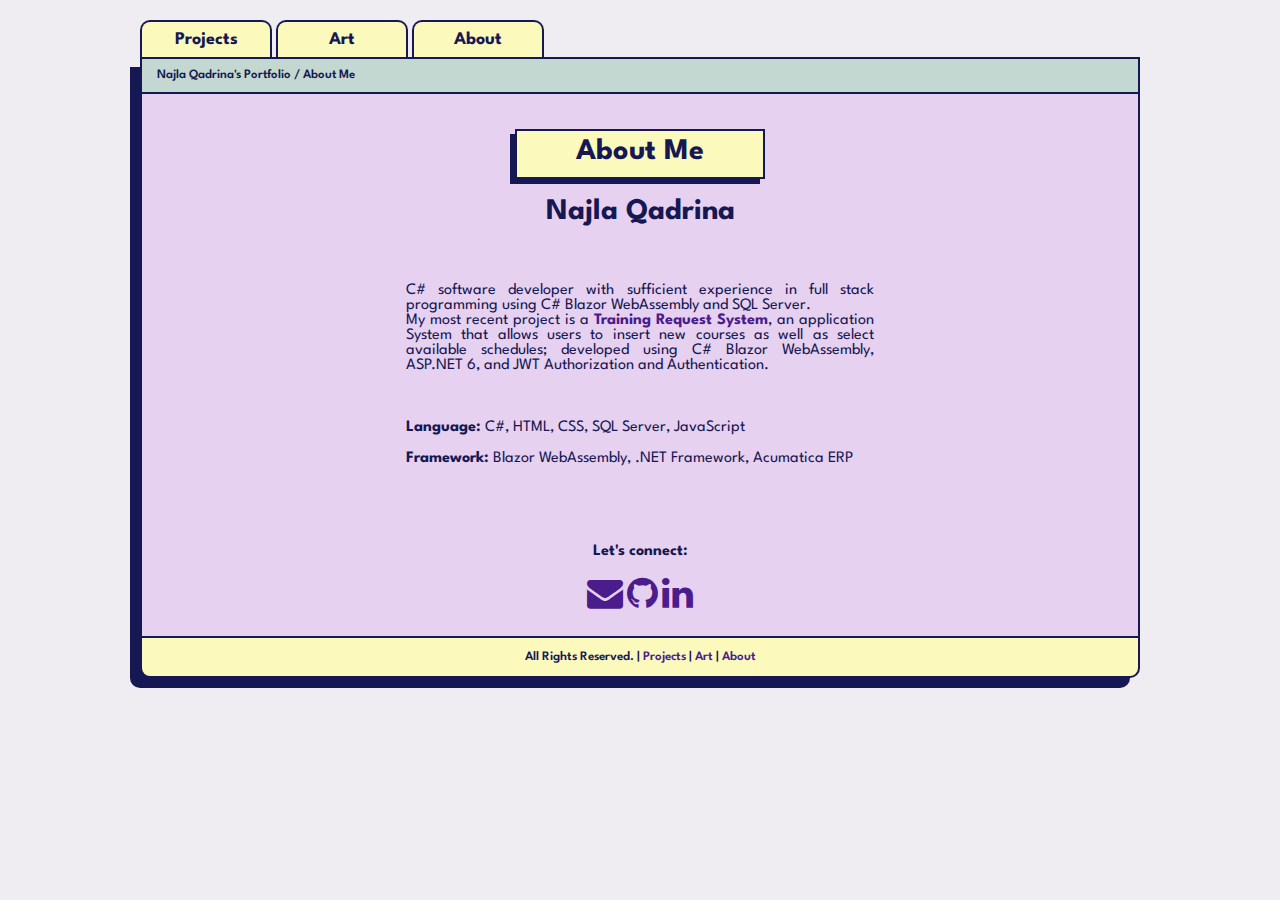
<file: about.html>
<!DOCTYPE html>
<html lang="en">
  <head>
    <meta charset="utf-8" />
    <meta name="viewport" content="width=device-width, initial-scale=1.0" />
    <meta name="keywords" content="Software Developer, Najla Qadrina, Najla Qadrina Humaira Wijaya, Software Development Projects, Coding Projects, Software Engineer, ASP.NET 6, C#, Blazor, Freelance Illustrator, Web API">
    <link href="css/style-project.css" rel="stylesheet" type="text/css">
    <link rel="icon" type="image/x-icon" href="images/favicon.ico">
    <title>Najla Qadrina's Portfolio | About</title>
    
    <!-- FONT SPARTAN -->
    <link rel="preconnect" href="https://fonts.googleapis.com">
<link rel="preconnect" href="https://fonts.gstatic.com" crossorigin>
<link href="https://fonts.googleapis.com/css2?family=Spartan:wght@500;800&display=swap" rel="stylesheet">
    <link rel="stylesheet" href="https://cdnjs.cloudflare.com/ajax/libs/font-awesome/4.7.0/css/font-awesome.min.css">
    
    <!-- FONT PIXEL -->
    <link rel="preconnect" href="https://fonts.googleapis.com">
<link rel="preconnect" href="https://fonts.gstatic.com" crossorigin>
<link href="https://fonts.googleapis.com/css2?family=VT323&display=swap" rel="stylesheet">
    
  </head>
  
  <body class="content" onload="printConsole()">
    <script>
      function printConsole() {
        var contact = document.getElementById("contact");
        console.log(contact.innerHTML);
      }
    </script>
    
<!-- CONTENT -->
    <main>
      <div class="wrapper">
        <a href="index.html"><p class="tab"><b>Projects</b></p></a>
        <!--<a href="projects.html"><p class="tab"><b>Projects</b></p></a>-->
        <a href="illustrations.html"><p class="tab"><b>Art</b></p></a>
        <a href="#"><p class="tab"><b>About</b></p></a>

        <div class="ribbon">  
            <div class="intro">Najla Qadrina's Portfolio / About Me</div>
        </div>
        
        <div class="real-content">
            <h2 class="box-2" id="projects">About Me</h2>
            <h2>Najla Qadrina</h2>

            <div class="bio">
            <p>     C# software developer with sufficient experience in full stack programming using C# Blazor WebAssembly and SQL Server. <br />
                   My most recent project is a <b><a href="https://github.com/qadrina/Training_Request_System">Training Request System</a></b>, an application System that allows 
              users to insert new courses as well as select available schedules; developed using C# Blazor WebAssembly, ASP.NET 6, and JWT Authorization and Authentication. <br />
                   </p>
                <br>
                <p><b>Language:</b> C#, HTML, CSS, SQL Server, JavaScript</p>
                <p><b>Framework:</b> Blazor WebAssembly, .NET Framework, Acumatica ERP</p>
            </div>
            <br>
          
          <div id="contact" class="center">
            <br><p><b>Let's connect:</b></p>
            <a href="mailto:najlawijaya@gmail.com" target="_blank"><i class="fa fa-envelope large"></i></a> 
            <a href="https://github.com/qadrina" target="_blank"><i class="fa fa-github large"></i></a>
            <a href="https://linkedin.com/in/najlaqadrina/" target="_blank"><i class="fa fa-linkedin large"></i></a>
        </div>
          <br>
          
        </div>
        
        <div class="footer">
          <p class="center">All Rights Reserved. | <a href="index.html">Projects</a> | <a href="illustrations.html">Art</a> | <a href="about.html">About</a></p>
        </div>
      </div>
    </main>
    
  </body>
</html>
</file>
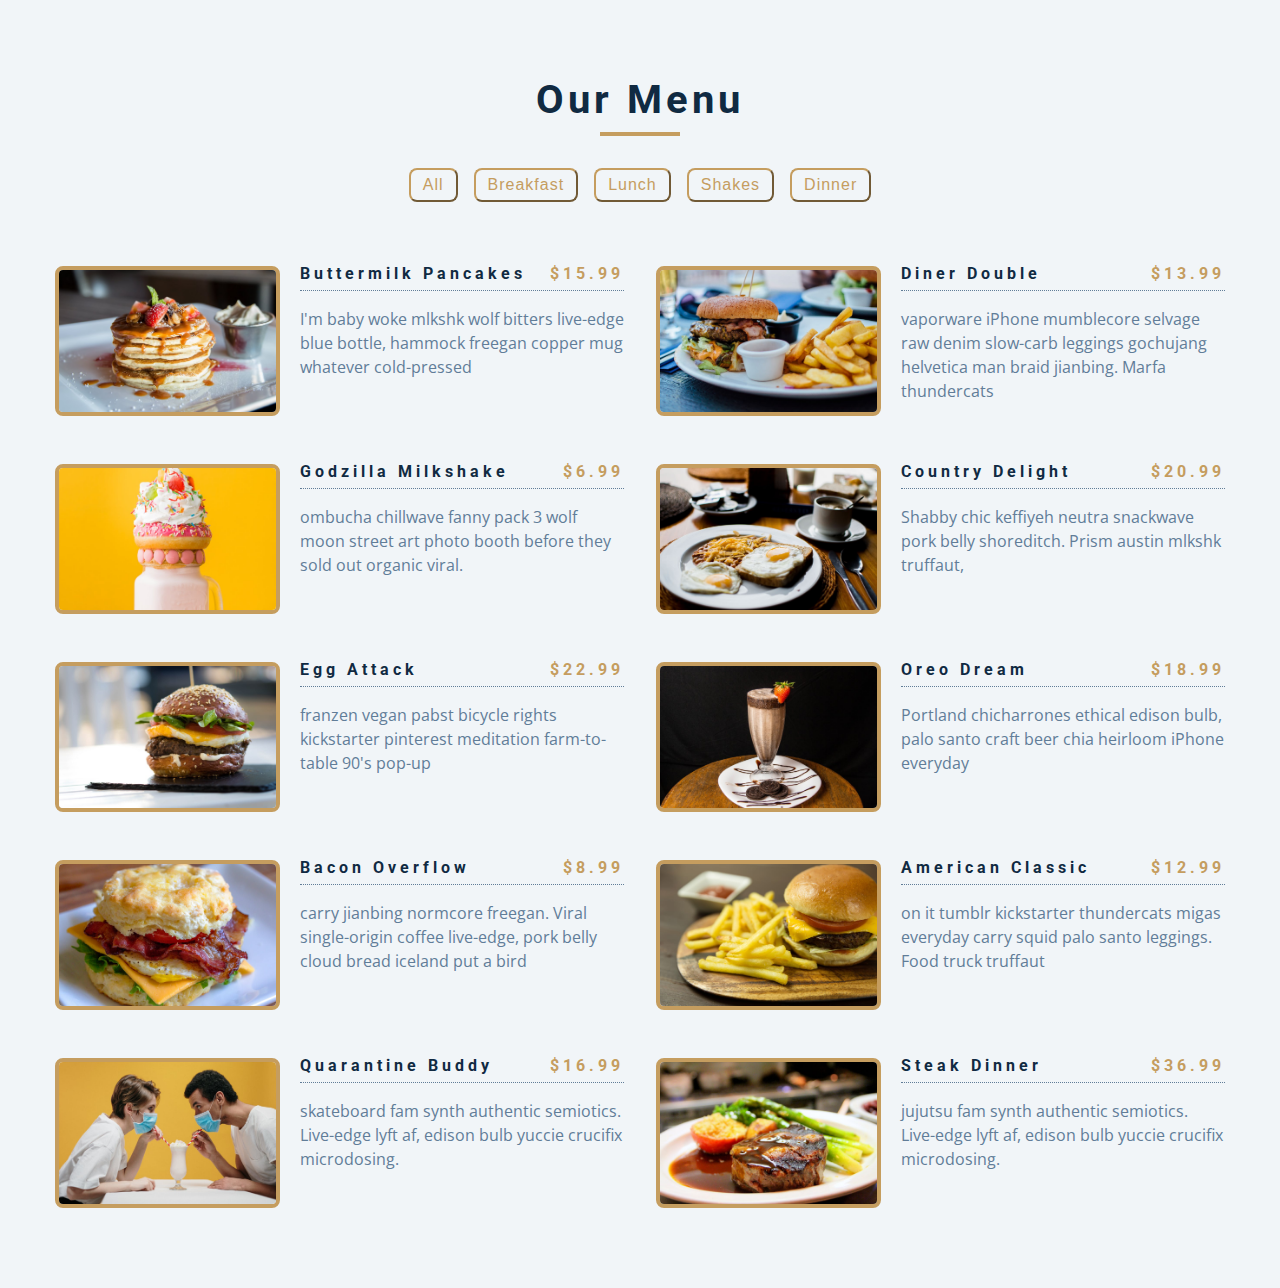
<file: projects/vanilla-js-menu.html>
<!DOCTYPE html>
<html lang="en">
  <head>
    <meta charset="UTF-8" />
    <meta name="viewport" content="width=device-width, initial-scale=1.0" />
    <title>Cafe Menu</title>
    <!-- font-awesome -->
    <link
      rel="stylesheet"
      href="https://cdnjs.cloudflare.com/ajax/libs/font-awesome/5.14.0/css/all.min.css"
    />
    <!-- styles -->
    <link rel="stylesheet" href="../projects/vanilla-js-menu-styles.css" />
  </head>
  <body>
    <section class="menu">
      <div class="title">
        <h2>our menu</h2>
        <div class="underline"></div>
      </div>
      <!-- filter buttons, the dataset in app js is to access the specific value of data hyphen -->
      <div class="btn-container">
        <!-- <button class="filter-btn" type="button" data-id="all">all</button>
        <button class="filter-btn" type="button" data-id="breakfast">breakfast</button>
        <button class="filter-btn" type="button" data-id="lunch">lunch</button>
        <button class="filter-btn" type="button" data-id="shakes">shakes</button> -->
      </div>
      <!-- menu items -->
      <div class="section-center">
        <!-- single item -->
        <!-- <article class="menu-item">
          <img src="menu-item.jpeg" class="photo" alt="">
          <div class="item-info">
            <header>
              <h4>buttermilk pancakes</h4>
              <h4 class="price">$15</h4>
            </header>
            <p class="item-text">Lorem ipsum dolor sit amet consectetur adipisicing elit. Possimus sed, doloremque, laudantium assumenda laboriosam non voluptates quod eos nostrum dolore, sit praesentium tenetur ipsum quasi facilis quae rerum natus saepe.</p>
          </div>
        </article> -->
        <!-- end single item -->
      </div>
    </section>
    <!-- javascript -->
    <script src="../projects/vanilla-js-menu-app.js"></script>
  </body>
</html>
</file>
<file: css/style-project.css>
* {
  box-sizing: border-box;
}
html{box-sizing:border-box}*,
*:before,
*:after{box-sizing:inherit}

article,aside,details,figcaption,figure,footer,header,main,menu,nav,section{
display:block}

body {
  font-family: 'Spartan', sans-serif;
  background-color: #f0edf2;
  height: 100%;
}

h1{font-size:40px}
h2{font-size:30px}
h3{font-size:24px}
h4{font-size:20px}
h5{font-size:18px}
h6{font-size:16px}

h1, h2, h3, h4, h5, .button {
  text-align: center;
  font-family: 'Spartan', sans-serif;
  color: #161853;
}

p {font-family: 'Spartan', sans-serif;color: #161853;}

a {
  color: #4b1c8c;
  text-decoration:none;
}

a:hover {
  color: pink;
  text-decoration:none;
}
a:visited {
  /*color: #4b1c8c; */
  text-decoration:none;
}
a:active {color:#905fd4;}


.content {
  padding: 20px;
  display: block;
  max-width:1600px;
  margin: auto;
  z-index: 1;
}

.wrapper {
  /*border: 2px solid #0c0a1c;*/
  max-width: 1000px;
  margin-left: auto;
  margin-right: auto;
  z-index: 1;
}

.real-content {
  border: 2px solid #161853;
  background-color: #e7d1f0;
  box-shadow: -10px 10px #161853;
  max-width: 1000px;
  margin-left: auto;
  margin-right: auto;
  padding: 10px;
  z-index: 1;
}

.tab {
  border-top: 2px solid #161853;
  border-right: 2px solid #161853;
  border-left: 2px solid #161853;
  width: 132px;
  text-align: center;
  z-index: 1;
  display:inline-block;
  padding: 9px;
  margin: 0;
  font-family: 'Spartan', sans-serif;
  font-size: 18px;
  background-color: #fcf9bd;
  border-radius: 10px 10px 0 0;
}
.ribbon {
  border-top: 2px solid #161853;
  border-left: 2px solid #161853;
  border-right: 2px solid #161853;
  background-color: #c3d8d1;
  height:35px;
  box-shadow: -10px 10px #161853;
  z-index: 1;
}

.intro {text-align:left; margin:10px 0 0 15px; font-size:0.8em; font-weight:600;color:#161853;}
.desc {padding:1.5em; text-align:justify;}

/* COLUMN */
.column {
  float: left;
  padding: 20px;
}

.left {width:35%; padding-left:2em;}
.right {width:65%;padding:0.5em 2em;}

/*kolom foto 33% dan tab 50% */
.third {width: 33.3%;}
.half {width:50%;}

/* Clear floats after the columns */
.row:after {
  content: "";
  display: table;
  clear: both;
}

.menu {background-color: #bdbd5e; border:2px dashed #000;}
.right {float:right;}
.boxy {
  width:200px;
  height:50px;
  padding: 7px;
  background-color: #fff88f;
  border: 2px solid #161853;
  margin-left:auto;
  margin-right: auto;
  margin-bottom:1.2em;
  box-shadow: -5px 5px #161853;
}
.box-2 {
  width:250px;
  height:50px;
  padding: 7px;
  background-color: #fcf9bd;
  border: 2px solid #161853;
  margin-left:auto;
  margin-right: auto;
  margin-bottom: -0.2em;
  box-shadow: -5px 5px #161853;
}
.rotate-l {
  -ms-transform: rotate(-10deg); /* IE 9 */
  transform: rotate(-10deg);
}

.rotate-r {
  -ms-transform: rotate(10deg); /* IE 9 */
  transform: rotate(10deg);
}

.footer {
  border-left: 2px solid #161853;
  border-right: 2px solid #161853;
  border-bottom: 2px solid #161853;
  border-radius: 0 0 10px 10px;
  background-color: #fcf9bd;
  height:40px;
  z-index: 1;
  box-shadow: -10px 10px #161853;
  font-size: 13px;
  font-weight: 600;
}
.divider {height:2px; width:300px; background-color:#161853;margin: 1.2em auto;}

.zigzag {margin:1em auto; width:450px;display:block;}

/* emboss effect */
.foto {
  border-bottom:2px solid #4a4349;
  border-right:2px solid #4a4349;
  border-top:2px solid #ded1dc;
  border-left:2px solid #ded1dc;
  width: 100%;
}

.foto2 {width:100%}
.foto3 {width:100%; box-shadow:-5px 5px #161853; border:2px solid #161853;}

.button {
  background-color: #fff88f;
  color: #161853;
  border: 2px solid #161853;
  padding: 12px 28px;
  text-align: center;
  font-weight: 600;
  text-decoration: none;
  display: inline-block;
  font-size: 16px;
  margin: 4px 2px;
  transition-duration: 0.2s;
  cursor: pointer;
}

.button:hover {background-color: #161853;color:#fff88f;}

.bio {
  text-align:justify; 
  padding:1em; 
  width: 500px;
  margin: auto;
}

.hp-div {background-color: #161853; height:2px; margin: 1.2em auto; width:250px; display:none; border:0;}

.pfp {border:0; max-height:220px;}
.center {text-align:center;}
.just {text-align:justify;}
.large {font-size:36px!important}
p.center {
  text-align:center;
  padding-top:13px;
  margin:auto;
}

/* RESPONSIVE */
@media screen and (max-width:850px) and (min-width:601px) {
  .boxy {margin-left: 2em;}
}

@media screen and (max-width:600px) {
  .column {
    width: 100%;
    padding:10px;
  }
  .content {padding:15px 5px;}
  .tab {font-size:0.8em; width:83px; padding:6px;}
  .intro, .real-content, .ribbon, .footer {box-shadow:0px 0px;}
  .ribbon {height:50px;}
  .button {padding:10px 25px; font-size:14px;}
  .boxy {
  width:150px;
  height:40px;
  margin-left:auto;
  margin-right: auto;
    margin-bottom:1.5em;
}
  .box-2 {width:180px;
  height:40px;
  margin-left:auto;
  margin-right: auto;
    margin-bottom:0.3em;}
h1{font-size:1.5em}
h2{font-size:1.3em}
h3{font-size:1.1em}
  p{font-size:0.8em}
  .hp-div {visibility:visible;display:block;}
  .bio {padding:15px 0px; margin:auto; width: 100%}
  .right {padding:0.5em}
  .zigzag {width:200px}
  .pfp {max-height:125px}
}
</file>
<file: projects/vanilla-js-menu-styles.css>
/*
=============== 
Fonts
===============
*/
@import url("https://fonts.googleapis.com/css?family=Open+Sans|Roboto:400,700&display=swap");

/*
=============== 
Variables
===============
*/

:root {
  /* dark shades of primary color*/
  --clr-primary-1: hsl(205, 86%, 17%);
  --clr-primary-2: hsl(205, 77%, 27%);
  --clr-primary-3: hsl(205, 72%, 37%);
  --clr-primary-4: hsl(205, 63%, 48%);
  /* primary/main color */
  --clr-primary-5: #49a6e9;
  /* lighter shades of primary color */
  --clr-primary-6: hsl(205, 89%, 70%);
  --clr-primary-7: hsl(205, 90%, 76%);
  --clr-primary-8: hsl(205, 86%, 81%);
  --clr-primary-9: hsl(205, 90%, 88%);
  --clr-primary-10: hsl(205, 100%, 96%);
  /* darkest grey - used for headings */
  --clr-grey-1: hsl(209, 61%, 16%);
  --clr-grey-2: hsl(211, 39%, 23%);
  --clr-grey-3: hsl(209, 34%, 30%);
  --clr-grey-4: hsl(209, 28%, 39%);
  /* grey used for paragraphs */
  --clr-grey-5: hsl(210, 22%, 49%);
  --clr-grey-6: hsl(209, 23%, 60%);
  --clr-grey-7: hsl(211, 27%, 70%);
  --clr-grey-8: hsl(210, 31%, 80%);
  --clr-grey-9: hsl(212, 33%, 89%);
  --clr-grey-10: hsl(210, 36%, 96%);
  --clr-white: #fff;
  --clr-red-dark: hsl(360, 67%, 44%);
  --clr-red-light: hsl(360, 71%, 66%);
  --clr-green-dark: hsl(125, 67%, 44%);
  --clr-green-light: hsl(125, 71%, 66%);
  --clr-gold: #c59d5f;
  --clr-black: #222;
  --ff-primary: "Roboto", sans-serif;
  --ff-secondary: "Open Sans", sans-serif;
  --transition: all 0.3s linear;
  --spacing: 0.25rem;
  --radius: 0.5rem;
  --light-shadow: 0 5px 15px rgba(0, 0, 0, 0.1);
  --dark-shadow: 0 5px 15px rgba(0, 0, 0, 0.2);
  --max-width: 1170px;
  --fixed-width: 620px;
}
/*
=============== 
Global Styles
===============
*/

*,
::after,
::before {
  margin: 0;
  padding: 0;
  box-sizing: border-box;
}
body {
  font-family: var(--ff-secondary);
  background: var(--clr-grey-10);
  color: var(--clr-grey-1);
  line-height: 1.5;
  font-size: 0.875rem;
}
ul {
  list-style-type: none;
}
a {
  text-decoration: none;
}
img:not(.logo) {
  width: 100%;
}
img {
  display: block;
}

h1,
h2,
h3,
h4 {
  letter-spacing: var(--spacing);
  text-transform: capitalize;
  line-height: 1.25;
  margin-bottom: 0.75rem;
  font-family: var(--ff-primary);
}
h1 {
  font-size: 3rem;
}
h2 {
  font-size: 2rem;
}
h3 {
  font-size: 1.25rem;
}
h4 {
  font-size: 0.875rem;
}
p {
  margin-bottom: 1.25rem;
  color: var(--clr-grey-5);
}
@media screen and (min-width: 800px) {
  h1 {
    font-size: 4rem;
  }
  h2 {
    font-size: 2.5rem;
  }
  h3 {
    font-size: 1.75rem;
  }
  h4 {
    font-size: 1rem;
  }
  body {
    font-size: 1rem;
  }
  h1,
  h2,
  h3,
  h4 {
    line-height: 1;
  }
}
/*  global classes */

.btn {
  text-transform: uppercase;
  background: transparent;
  color: var(--clr-black);
  padding: 0.375rem 0.75rem;
  letter-spacing: var(--spacing);
  display: inline-block;
  transition: var(--transition);
  font-size: 0.875rem;
  border: 2px solid var(--clr-black);
  cursor: pointer;
  box-shadow: 0 1px 3px rgba(0, 0, 0, 0.2);
  border-radius: var(--radius);
}
.btn:hover {
  color: var(--clr-white);
  background: var(--clr-black);
}
/* section */
.section {
  padding: 5rem 0;
}

main {
  min-height: 100vh;
  display: grid;
  place-items: center;
}
/*
=============== 
Menu
===============
*/

.menu {
  padding: 5rem 0;
}
.title {
  text-align: center;
  margin-bottom: 2rem;
}
.underline {
  width: 5rem;
  height: 0.25rem;
  background: var(--clr-gold);
  margin-left: auto;
  margin-right: auto;
}
.btn-container {
  margin-bottom: 4rem;
  display: flex;
  justify-content: center;
}
.filter-btn {
  background: transparent;
  border-color: var(--clr-gold);
  font-size: 1rem;
  text-transform: capitalize;
  margin: 0 0.5rem;
  letter-spacing: 1px;
  border-radius: var(--radius);
  padding: 0.375rem 0.75rem;
  color: var(--clr-gold);
  cursor: pointer;
  transition: var(--transition);
}
.filter-btn:hover {
  background: var(--clr-gold);
  color: var(--clr-white);
}
.section-center {
  width: 90vw;
  margin: 0 auto;
  max-width: 1170px;
  display: grid;
  gap: 3rem 2rem;
  justify-items: center;
}
.menu-item {
  display: grid;
  gap: 1rem 2rem;
  max-width: 25rem;
}
.photo {
  object-fit: cover;
  height: 200px;
  border: 0.25rem solid var(--clr-gold);
  border-radius: var(--radius);
}
.item-info header {
  display: flex;
  justify-content: space-between;
  border-bottom: 0.5px dotted var(--clr-grey-5);
}
.item-info h4 {
  margin-bottom: 0.5rem;
}
.price {
  color: var(--clr-gold);
}
.item-text {
  margin-bottom: 0;
  padding-top: 1rem;
}

@media screen and (min-width: 768px) {
  .menu-item {
    grid-template-columns: 225px 1fr;
    gap: 0 1.25rem;
    max-width: 40rem;
  }
  .photo {
    height: 175px;
  }
}
@media screen and (min-width: 1200px) {
  .section-center {
    width: 95vw;
    grid-template-columns: 1fr 1fr;
  }
  .photo {
    height: 150px;
  }
}
</file>
